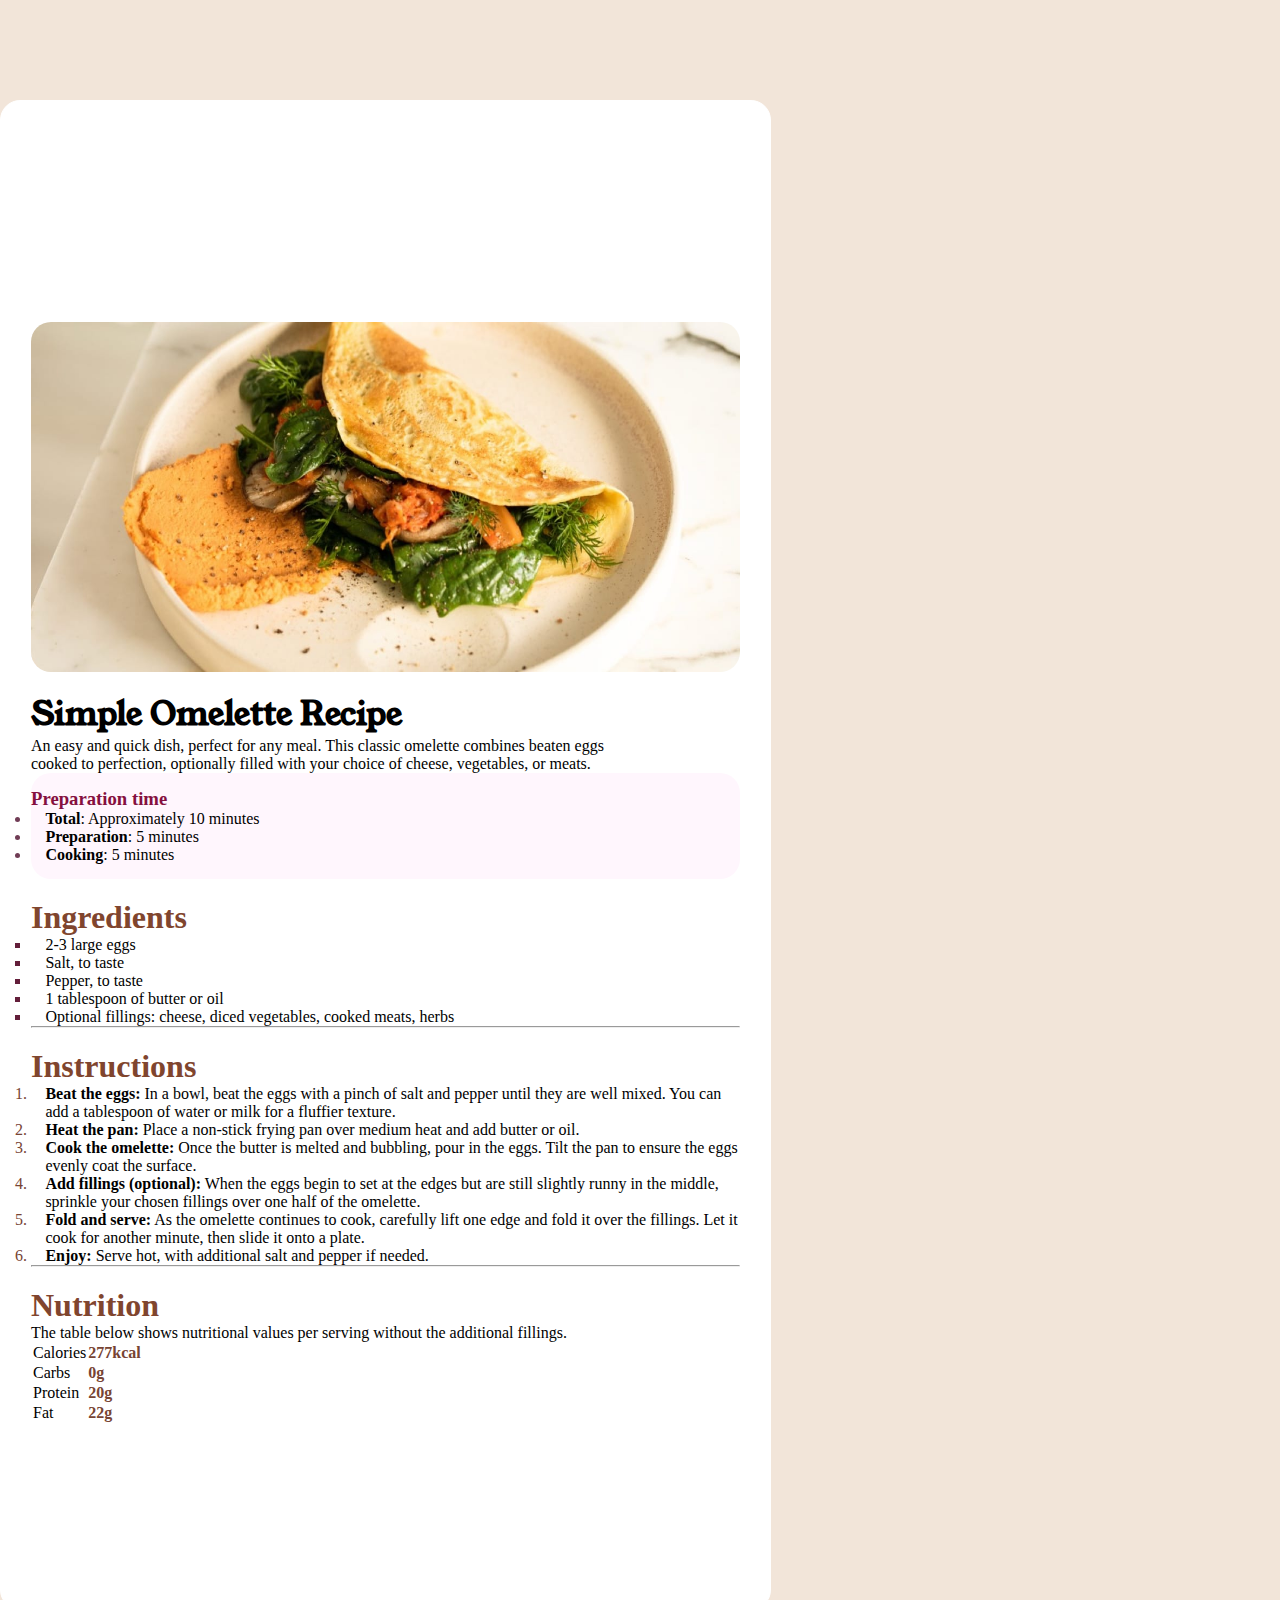
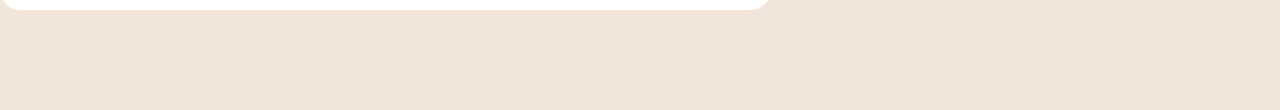
<file: index.html>
<!DOCTYPE html>
<html lang="en">
<head>
    <meta charset="UTF-8">
    <meta name="viewport" content="width=device-width, initial-scale=1.0">
    <link rel="icon" type="image/x-icon" href="images/favicon-32x32.png">
    <title>Frontend Mentor | Recipe page</title>
    <link rel="stylesheet" href="https://cdn.jsdelivr.net/npm/bootstrap@5.3.2/dist/css/bootstrap.min.css" integrity="sha384-T3c6CoIi6uLrA9TneNEoa7RxnatzjcDSCmG1MXxSR1GAsXEV/Dwwykc2MPK8M2HN" crossorigin="anonymous">
    <link rel="stylesheet" href="main.css">
    
</head>
<body>

    <main class="container">
        <div class="inner-container">
            <div class="img"><img src="./images/image-omelette.jpeg" alt="Your Image" width="400px"></div>
                   
                <h1 class="h1style">Simple Omelette Recipe</h1>
                <p>An easy and quick dish, perfect for any meal. This classic omelette combines beaten eggs <br> cooked 
                    to perfection, optionally filled with your choice of cheese, vegetables, or meats.</p>
                
                <ul class="ulist-one">
                    <h3>Preparation time</h3>
                    <ul>
                        <li><b>Total</b>: Approximately 10 minutes</li>
                        <li><b>Preparation</b>: 5 minutes</li>
                        <li><b>Cooking</b>: 5 minutes</li>
                    </ul>
                </ul>
                <h1>Ingredients</h1>
                <ul class="ulist-two">
                    
                    <!-- <ul> -->
                        <li>2-3 large eggs</li>
                        <li>Salt, to taste</li>
                        <li>Pepper, to taste</li>
                        <li>1 tablespoon of butter or oil</li>
                        <li>Optional fillings: cheese, diced vegetables, cooked meats, herbs</li>
                    <!-- </ul> -->
                </ul>
                <hr>
            

            
                <h1>Instructions</h1>
                <ul class="ulist-three">
                    
                <!-- <ul> -->
                    <li><b>Beat the eggs:</b> In a bowl, beat the eggs with a pinch of salt and pepper until they are well mixed. 
                        You can add a tablespoon of water or milk for a fluffier texture.</li>
                    <li><b>Heat the pan:</b> Place a non-stick frying pan over medium heat and add butter or oil.</li>
                    <li><b>Cook the omelette:</b> Once the butter is melted and bubbling, pour in the eggs. Tilt the pan to ensure 
                        the eggs evenly coat the surface.</li>
                    <li><b>Add fillings (optional):</b> When the eggs begin to set at the edges but are still slightly runny in the 
                        middle, sprinkle your chosen fillings over one half of the omelette.</li>
                    <li><b>Fold and serve:</b> As the omelette continues to cook, carefully lift one edge and fold it over the 
                        fillings. Let it cook for another minute, then slide it onto a plate.</li>
                    <li><b>Enjoy:</b> Serve hot, with additional salt and pepper if needed.</li>
                <!-- </ul> -->
                </ul>
                <hr>
                <h1> Nutrition</h1>
                <p>The table below shows nutritional values per serving without the additional fillings.</p>
                <table class="table">
                    <thead>
                    <tr>
                    
                        <th scope="col" style="font-weight: normal;" >Calories</th>
                        <th scope="col" style="color: #774433;">277kcal</th>
                    
                    </tr>
                
                    </thead>
               
                    <tbody>
                        <tr class="trone">
                    
                            <td>Carbs</td>
                            <td style="color: #774433;"><b>0g</b></td>
                    
                        </tr>
                        <tr class="trtwo">
                    
                             <td>Protein</td>
                             <td style="color: #774433;"><b>20g</b></td>
                    
                        </tr>
                        <tr class="trthree">
                    
                            <td>Fat</td>
                            <td style="color: #774433;" ><b>22g</b></td>
                            
                        </tr>
                        
                       
                  </tbody>
                  </table>
            
            
            
        </div>
        
    </main>


</body>
</html>
</file>
<file: main.css>
@import url(https://fonts.googleapis.com/css?family=Young+Serif:regular);
@import url(https://fonts.googleapis.com/css?family=Poppins:100,100italic,200,200italic,300,300italic,regular,italic,500,500italic,600,600italic,700,700italic,800,800italic,900,900italic);


*{
    margin: 0;
    padding: 0;
    box-sizing: border-box;
    
    
}

body{

    margin: 100px auto;
    background-color: #f2e5d9;
}

.container{
    background: #ffffff;
    display: flex;
    justify-content: center;
    align-items: center;
    height: 1510px;
    width: 771px;
    gap: none;
    border: 1px solid #fff;
    border-radius: 20px;
    position: relative;
    flex-wrap: nowrap;
    
    
}
.inner-container  img{
    width: 100%;
    height: 350px;
    display: flex;
    justify-content: space-between;
    align-items: center;
    border-radius: 20px;
    display: flow-root;
    margin-top: 35px;
    margin-bottom: 20px;
    flex-wrap: wrap;
    
}
.inner-container {
    /* position: absolute; */
    margin: auto 30px;
    flex-wrap: wrap;

}
.inner-container h1{
    margin-top: 20px;
}
.ulist-one{
    background: #fff6fd;
    border-radius: 20px;
    padding-top: 15px;
    padding-bottom: 15px;
    
}
section{
    margin-top: 10px;
}
.ulist-three li::marker{
    color: #774433;
    list-style-type: bold;
    gap: 2px;
    
}
.ulist-three li{
    list-style-type: decimal;
    padding-left: .9rem;
}
.ulist-two li{
    list-style: square;
    padding-left: .9rem;
}
.ulist-two li::marker{
    color: #631e3a;
    
}
.ulist-one li{
    list-style-type: disc;
    padding-left: .9rem;
    
}
.ulist-one li::marker{
    color: #703c55;
   
}
h1{
   color: #80452e
}
h3{
    color: #85103f;
}
.h1style{
    color: black;
    font-family: 'Young Serif';
}

.table .trthree td{
    border-style: none;
}
</file>
